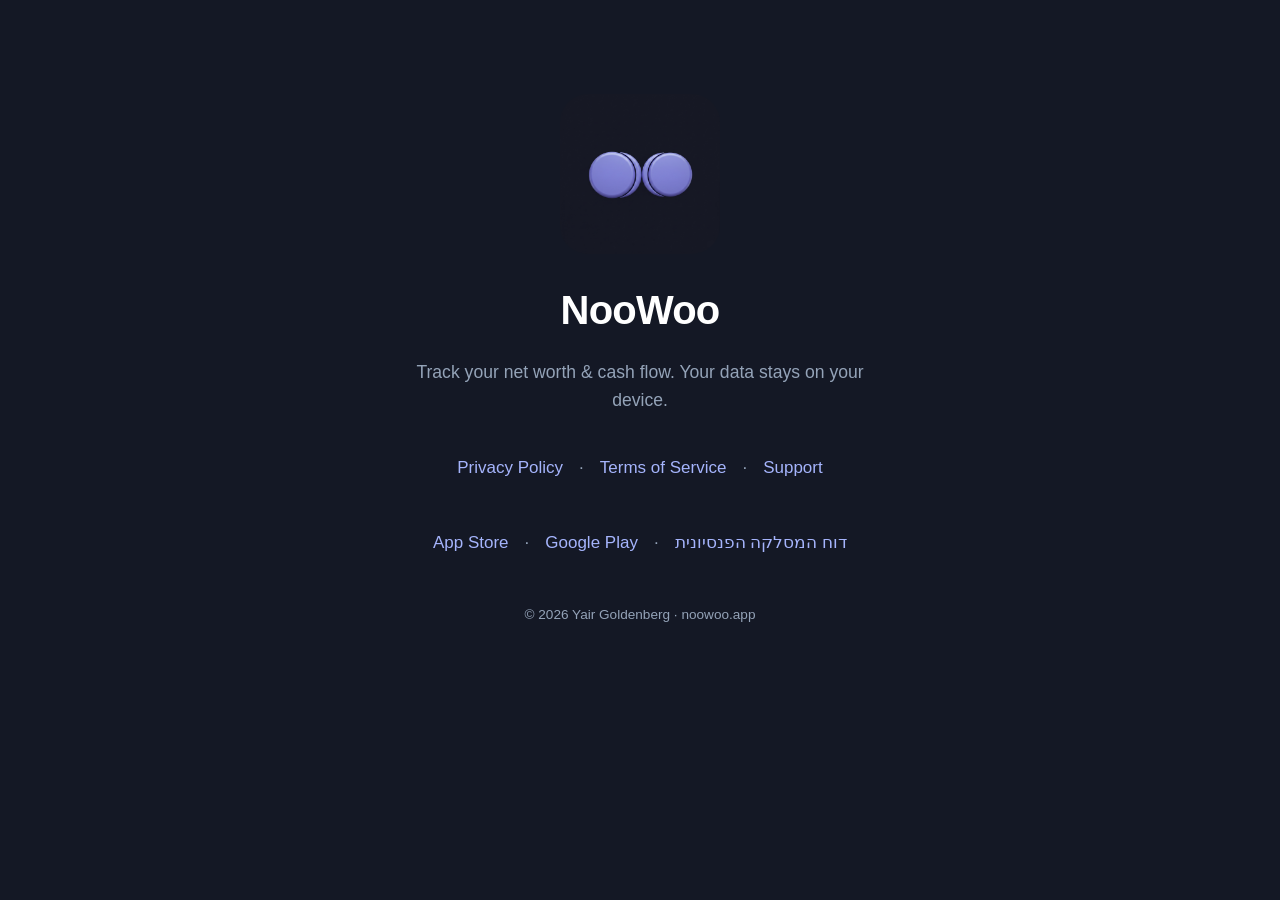
<file: index.html>
<!DOCTYPE html>
<html lang="en">
<head>
  <meta charset="UTF-8" />
  <meta name="viewport" content="width=device-width, initial-scale=1.0" />
  <title>NooWoo</title>
  <meta name="description" content="Track your net worth & cash flow. Your data stays on your device." />
  <link rel="icon" type="image/png" href="/assets/icon.png" />
  <link rel="canonical" href="https://noowoo.app/" />
  <link rel="stylesheet" href="/style.css" />
</head>
<body>
  <main class="landing">
    <img class="icon" src="/assets/icon.png" alt="NooWoo" />
    <h1>NooWoo</h1>
    <p class="tagline">Track your net worth &amp; cash flow. Your data stays on your device.</p>
    <nav class="links" aria-label="Site links">
      <a href="/privacy">Privacy Policy</a>
      <span class="sep">·</span>
      <a href="/terms">Terms of Service</a>
      <span class="sep">·</span>
      <a href="mailto:support@noowoo.app">Support</a>
    </nav>
    <nav class="links" aria-label="Get the app">
      <a href="https://apps.apple.com/app/id6766042463">App Store</a>
      <span class="sep">·</span>
      <a href="https://play.google.com/store/apps/details?id=com.noowoo.app">Google Play</a>
      <span class="sep">·</span>
      <a href="/mislaka" lang="he" dir="rtl">דוח המסלקה הפנסיונית</a>
    </nav>
    <footer>&copy; 2026 Yair Goldenberg · noowoo.app</footer>
  </main>
</body>
</html>
</file>
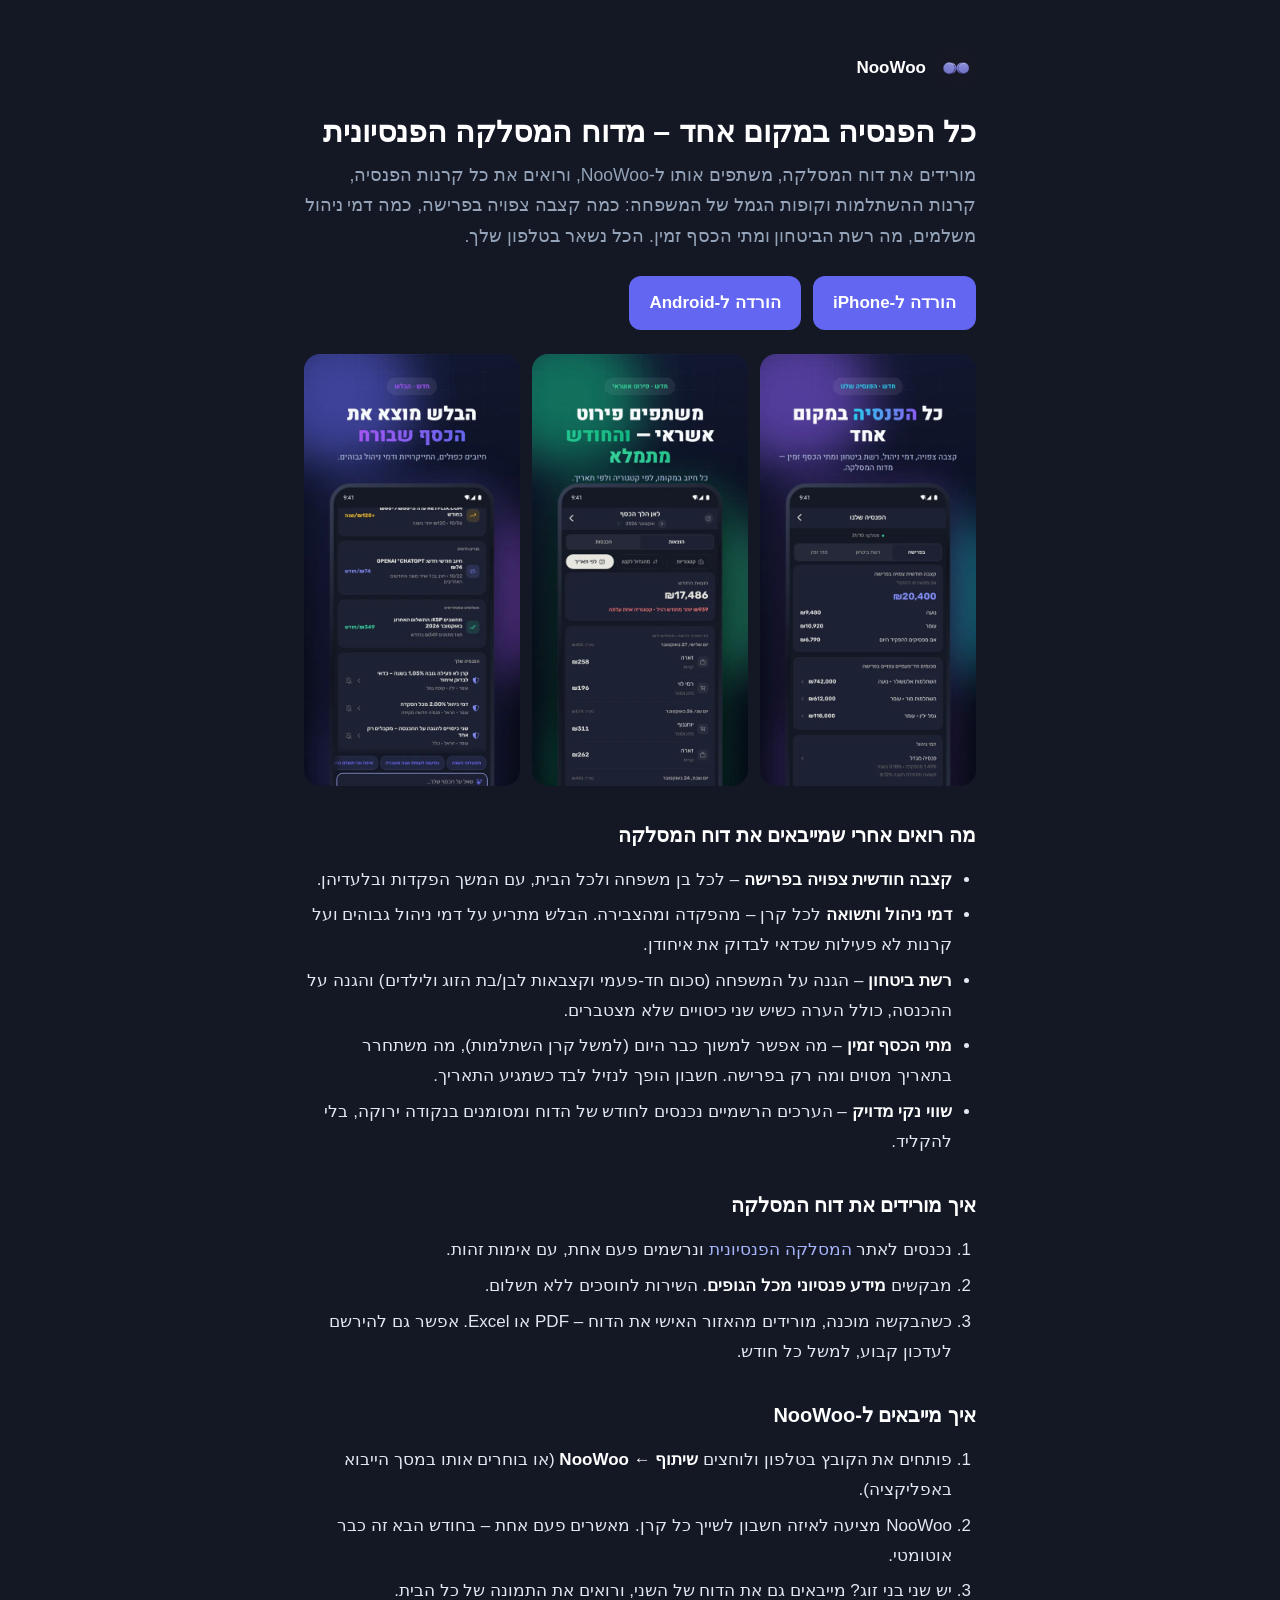
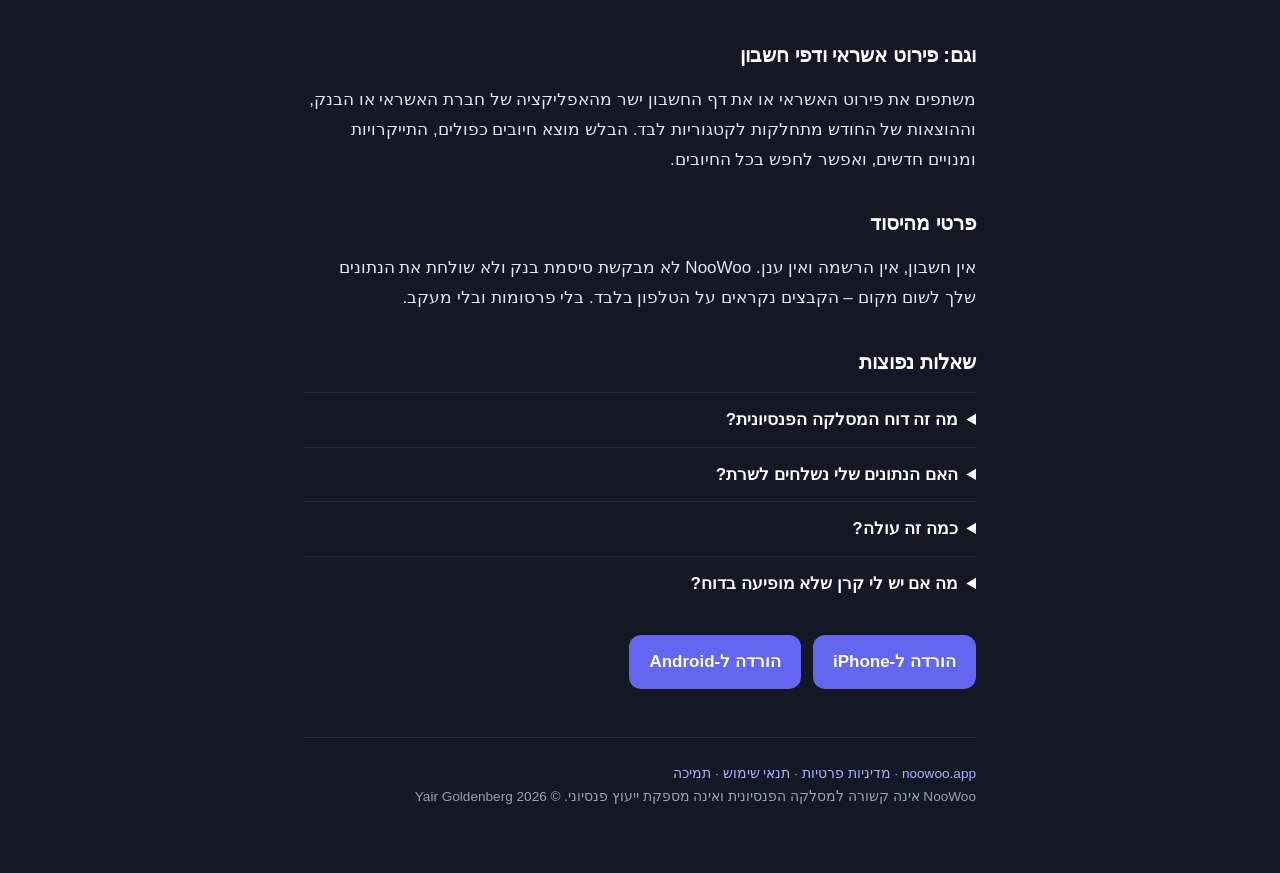
<file: mislaka.html>
<!DOCTYPE html>
<html lang="he" dir="rtl">
<head>
  <meta charset="UTF-8" />
  <meta name="viewport" content="width=device-width, initial-scale=1.0" />
  <title>דוח המסלקה הפנסיונית – כל הפנסיה במקום אחד | NooWoo</title>
  <meta name="description" content="מייבאים את דוח המסלקה הפנסיונית (PDF או Excel) לאפליקציית NooWoo ורואים את כל הפנסיה, קרנות ההשתלמות וקופות הגמל: קצבה צפויה, דמי ניהול, רשת ביטחון ומתי הכסף זמין. פרטי לגמרי – הכל נשאר בטלפון." />
  <link rel="canonical" href="https://noowoo.app/mislaka" />
  <link rel="icon" type="image/png" href="/assets/icon.png" />
  <meta property="og:type" content="article" />
  <meta property="og:locale" content="he_IL" />
  <meta property="og:title" content="דוח המסלקה הפנסיונית – כל הפנסיה במקום אחד" />
  <meta property="og:description" content="קצבה צפויה, דמי ניהול, רשת ביטחון ומתי הכסף זמין – מדוח המסלקה, בטלפון שלך." />
  <meta property="og:url" content="https://noowoo.app/mislaka" />
  <meta property="og:image" content="https://noowoo.app/assets/he/shot-01.webp" />
  <link rel="stylesheet" href="/style.css" />
  <script type="application/ld+json">
  {
    "@context": "https://schema.org",
    "@type": "MobileApplication",
    "name": "NooWoo",
    "operatingSystem": "iOS, Android",
    "applicationCategory": "FinanceApplication",
    "inLanguage": ["he", "en"],
    "offers": { "@type": "Offer", "price": "0", "priceCurrency": "ILS" },
    "url": "https://noowoo.app/mislaka",
    "description": "ייבוא דוח המסלקה הפנסיונית, פירוט אשראי ודפי חשבון. שווי נקי ותזרים – פרטי לגמרי, בלי סיסמת בנק."
  }
  </script>
  <script type="application/ld+json">
  {
    "@context": "https://schema.org",
    "@type": "FAQPage",
    "mainEntity": [
      {
        "@type": "Question",
        "name": "מה זה דוח המסלקה הפנסיונית?",
        "acceptedAnswer": { "@type": "Answer", "text": "המסלקה הפנסיונית היא גוף בפיקוח משרד האוצר שמרכז את המידע מכל קרנות הפנסיה, קרנות ההשתלמות, קופות הגמל וביטוחי המנהלים. הדוח מראה לכל חוסך את כל המוצרים שלו – פעילים ולא פעילים – עם יתרות, הפקדות, דמי ניהול וכיסויים ביטוחיים. השירות לחוסכים ניתן ללא תשלום." }
      },
      {
        "@type": "Question",
        "name": "איך מורידים את דוח המסלקה?",
        "acceptedAnswer": { "@type": "Answer", "text": "נרשמים פעם אחת באתר המסלקה הפנסיונית (swiftness.co.il) עם אימות זהות, מבקשים מידע פנסיוני מכל הגופים, ואחרי שהבקשה מוכנה מורידים את התוצאות מהאזור האישי. אפשר גם להירשם לעדכון קבוע, למשל כל חודש." }
      },
      {
        "@type": "Question",
        "name": "איך מייבאים את דוח המסלקה ל-NooWoo?",
        "acceptedAnswer": { "@type": "Answer", "text": "פותחים את קובץ ה-PDF או ה-Excel של הדוח בטלפון ולוחצים שיתוף ← NooWoo, או בוחרים אותו מתוך מסך הייבוא באפליקציה. NooWoo מציעה לאיזה חשבון לשייך כל קרן, זוכרת את הבחירה, ומעדכנת את החודש של הדוח." }
      },
      {
        "@type": "Question",
        "name": "האם הנתונים שלי נשלחים לשרת?",
        "acceptedAnswer": { "@type": "Answer", "text": "לא. NooWoo קוראת את הקובץ על הטלפון בלבד. אין חשבון, אין הרשמה ואין ענן – הנתונים לא יוצאים מהמכשיר אלא אם תייצא אותם בעצמך." }
      },
      {
        "@type": "Question",
        "name": "כמה זה עולה?",
        "acceptedAnswer": { "@type": "Answer", "text": "הייבוא, העדכון החודשי והממצאים של הבלש חינמיים. דף הפנסיה המלא – קצבה צפויה, רשת ביטחון ומתי הכסף זמין – כלול ב-NooWoo Premium." }
      }
    ]
  }
  </script>
</head>
<body>
  <main class="article">
    <a class="brand" href="/"><img src="/assets/icon.png" alt="" width="40" height="40" />NooWoo</a>

    <h1>כל הפנסיה במקום אחד – מדוח המסלקה הפנסיונית</h1>
    <p class="lead">
      מורידים את דוח המסלקה, משתפים אותו ל-NooWoo, ורואים את כל קרנות הפנסיה, קרנות ההשתלמות וקופות הגמל של המשפחה:
      כמה קצבה צפויה בפרישה, כמה דמי ניהול משלמים, מה רשת הביטחון ומתי הכסף זמין. הכל נשאר בטלפון שלך.
    </p>

    <div class="cta">
      <a class="store" href="https://apps.apple.com/il/app/id6766042463">הורדה ל-iPhone</a>
      <a class="store" href="https://play.google.com/store/apps/details?id=com.noowoo.app&amp;hl=iw">הורדה ל-Android</a>
    </div>

    <figure class="shots">
      <img src="/assets/he/shot-01.webp" width="540" height="1080" alt="דף הפנסיה שלנו: קצבה חודשית צפויה בפרישה, סכומים חד-פעמיים ודמי ניהול" loading="lazy" />
      <img src="/assets/he/shot-02.webp" width="540" height="1080" alt="פירוט אשראי שמילא את החודש: כל חיוב לפי תאריך וקטגוריה" loading="lazy" />
      <img src="/assets/he/shot-03.webp" width="540" height="1080" alt="הבלש: התייקרויות, מנויים חדשים ודמי ניהול גבוהים" loading="lazy" />
    </figure>

    <h2>מה רואים אחרי שמייבאים את דוח המסלקה</h2>
    <ul>
      <li><strong>קצבה חודשית צפויה בפרישה</strong> – לכל בן משפחה ולכל הבית, עם המשך הפקדות ובלעדיהן.</li>
      <li><strong>דמי ניהול ותשואה</strong> לכל קרן – מהפקדה ומהצבירה. הבלש מתריע על דמי ניהול גבוהים ועל קרנות לא פעילות שכדאי לבדוק את איחודן.</li>
      <li><strong>רשת ביטחון</strong> – הגנה על המשפחה (סכום חד-פעמי וקצבאות לבן/בת הזוג ולילדים) והגנה על ההכנסה, כולל הערה כשיש שני כיסויים שלא מצטברים.</li>
      <li><strong>מתי הכסף זמין</strong> – מה אפשר למשוך כבר היום (למשל קרן השתלמות), מה משתחרר בתאריך מסוים ומה רק בפרישה. חשבון הופך לנזיל לבד כשמגיע התאריך.</li>
      <li><strong>שווי נקי מדויק</strong> – הערכים הרשמיים נכנסים לחודש של הדוח ומסומנים בנקודה ירוקה, בלי להקליד.</li>
    </ul>

    <h2>איך מורידים את דוח המסלקה</h2>
    <ol>
      <li>נכנסים לאתר <a href="https://www.swiftness.co.il/">המסלקה הפנסיונית</a> ונרשמים פעם אחת, עם אימות זהות.</li>
      <li>מבקשים <strong>מידע פנסיוני מכל הגופים</strong>. השירות לחוסכים ללא תשלום.</li>
      <li>כשהבקשה מוכנה, מורידים מהאזור האישי את הדוח – PDF או Excel. אפשר גם להירשם לעדכון קבוע, למשל כל חודש.</li>
    </ol>

    <h2>איך מייבאים ל-NooWoo</h2>
    <ol>
      <li>פותחים את הקובץ בטלפון ולוחצים <strong>שיתוף ← NooWoo</strong> (או בוחרים אותו במסך הייבוא באפליקציה).</li>
      <li>NooWoo מציעה לאיזה חשבון לשייך כל קרן. מאשרים פעם אחת – בחודש הבא זה כבר אוטומטי.</li>
      <li>יש שני בני זוג? מייבאים גם את הדוח של השני, ורואים את התמונה של כל הבית.</li>
    </ol>

    <h2>וגם: פירוט אשראי ודפי חשבון</h2>
    <p>
      משתפים את פירוט האשראי או את דף החשבון ישר מהאפליקציה של חברת האשראי או הבנק, וההוצאות של החודש מתחלקות לקטגוריות לבד.
      הבלש מוצא חיובים כפולים, התייקרויות ומנויים חדשים, ואפשר לחפש בכל החיובים.
    </p>

    <h2>פרטי מהיסוד</h2>
    <p>
      אין חשבון, אין הרשמה ואין ענן. NooWoo לא מבקשת סיסמת בנק ולא שולחת את הנתונים שלך לשום מקום – הקבצים נקראים על הטלפון בלבד.
      בלי פרסומות ובלי מעקב.
    </p>

    <h2>שאלות נפוצות</h2>
    <details>
      <summary>מה זה דוח המסלקה הפנסיונית?</summary>
      <p>המסלקה הפנסיונית היא גוף בפיקוח משרד האוצר שמרכז את המידע מכל קרנות הפנסיה, קרנות ההשתלמות, קופות הגמל וביטוחי המנהלים. הדוח מראה לכל חוסך את כל המוצרים שלו – פעילים ולא פעילים – עם יתרות, הפקדות, דמי ניהול וכיסויים ביטוחיים.</p>
    </details>
    <details>
      <summary>האם הנתונים שלי נשלחים לשרת?</summary>
      <p>לא. NooWoo קוראת את הקובץ על הטלפון בלבד. הנתונים לא יוצאים מהמכשיר אלא אם תייצא אותם בעצמך.</p>
    </details>
    <details>
      <summary>כמה זה עולה?</summary>
      <p>הייבוא, העדכון החודשי והממצאים של הבלש חינמיים. דף הפנסיה המלא – קצבה צפויה, רשת ביטחון ומתי הכסף זמין – כלול ב-NooWoo Premium.</p>
    </details>
    <details>
      <summary>מה אם יש לי קרן שלא מופיעה בדוח?</summary>
      <p>חשבונות שלא בדוח נשארים כמו שהם. אפשר לעדכן אותם ידנית בכל חודש, או לסמן קרן מהדוח כ"לא לעקוב".</p>
    </details>

    <div class="cta">
      <a class="store" href="https://apps.apple.com/il/app/id6766042463">הורדה ל-iPhone</a>
      <a class="store" href="https://play.google.com/store/apps/details?id=com.noowoo.app&amp;hl=iw">הורדה ל-Android</a>
    </div>

    <footer>
      <a href="/">noowoo.app</a> · <a href="/privacy">מדיניות פרטיות</a> · <a href="/terms">תנאי שימוש</a> · <a href="mailto:support@noowoo.app">תמיכה</a>
      <br />NooWoo אינה קשורה למסלקה הפנסיונית ואינה מספקת ייעוץ פנסיוני. &copy; 2026 Yair Goldenberg
    </footer>
  </main>
</body>
</html>
</file>
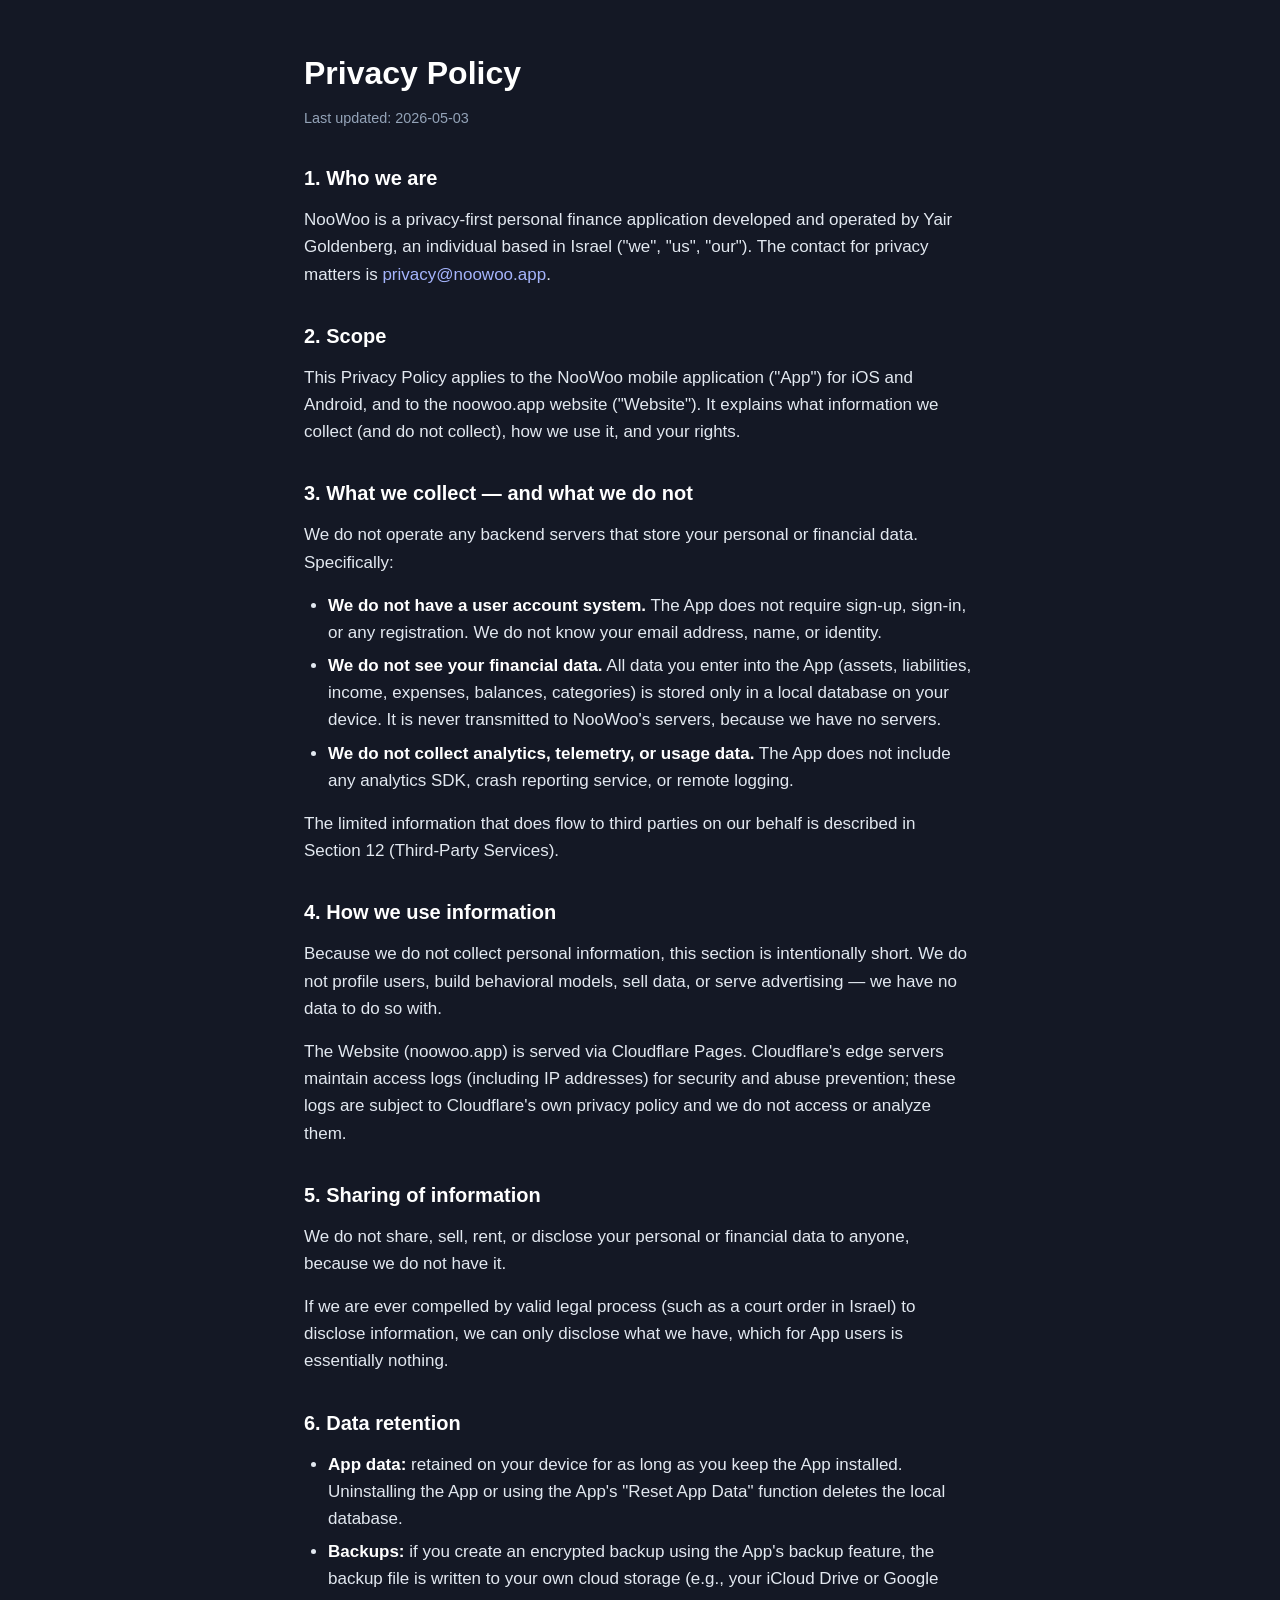
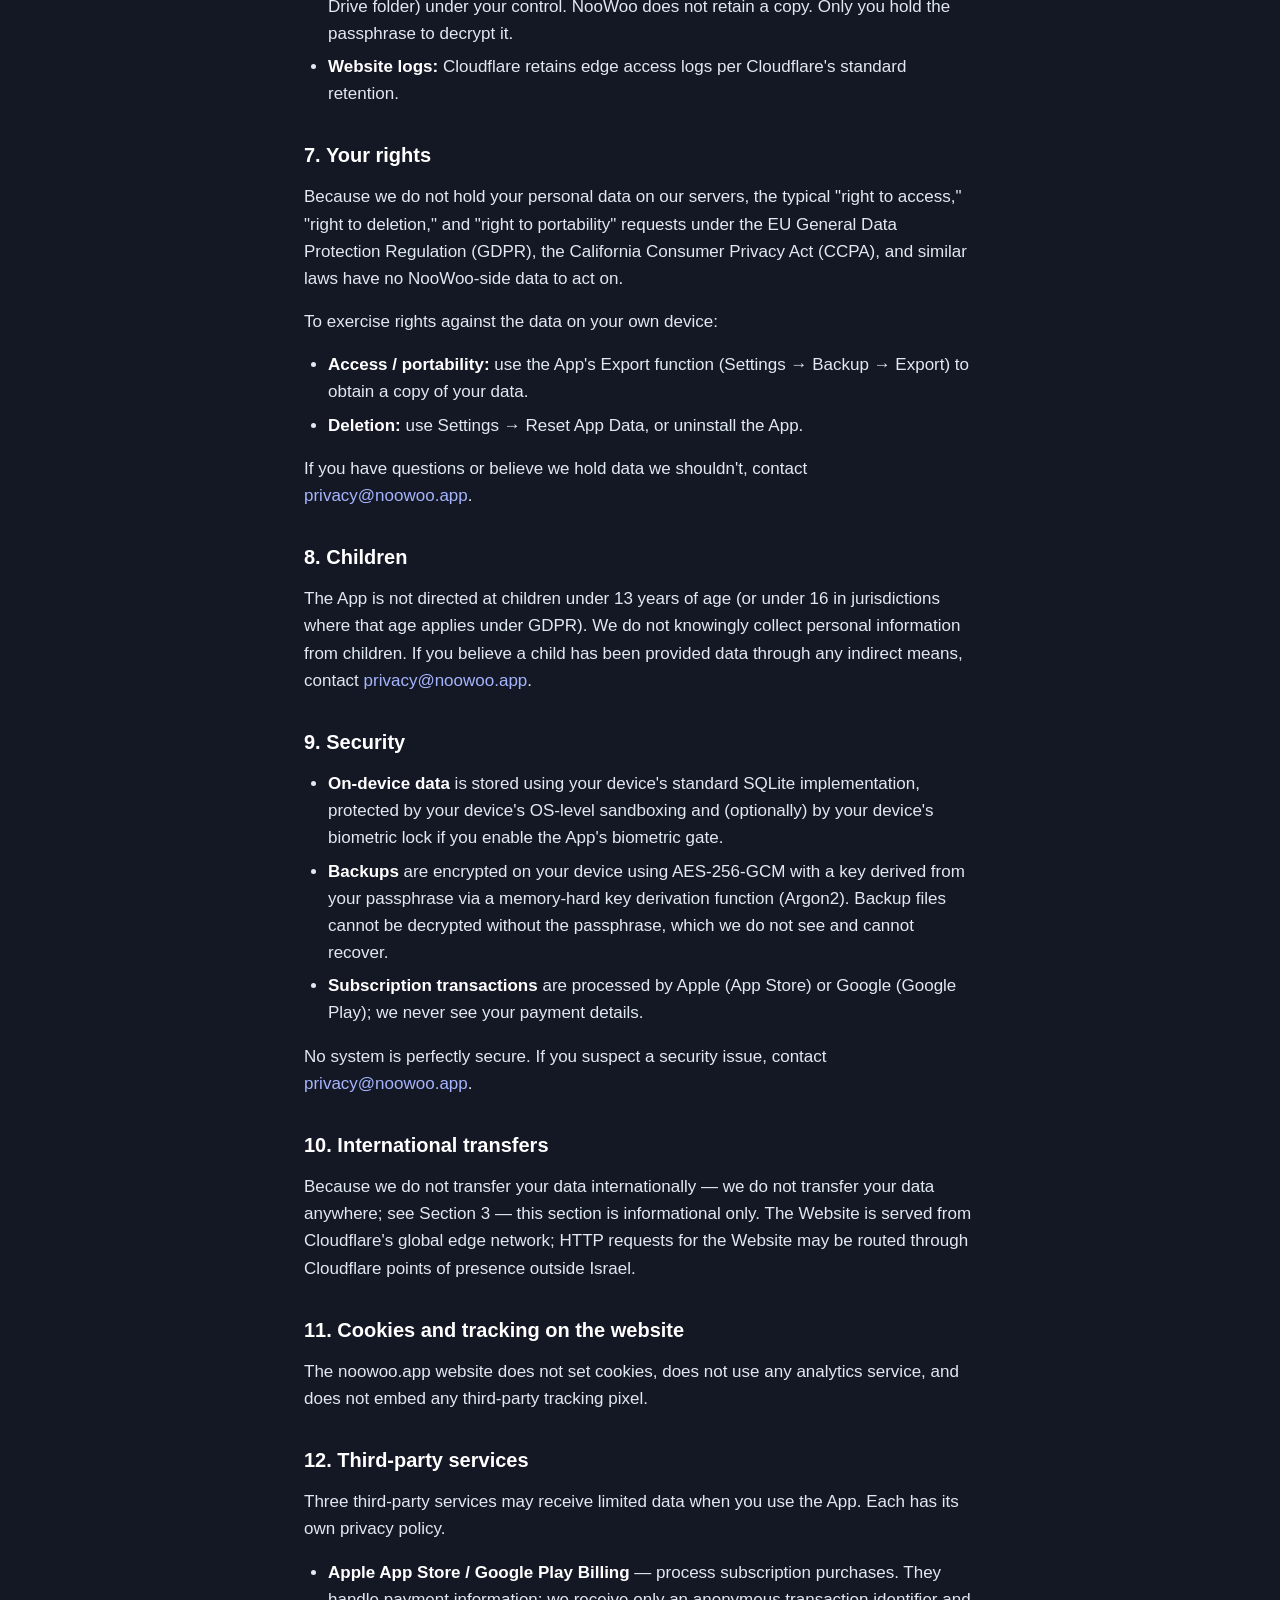
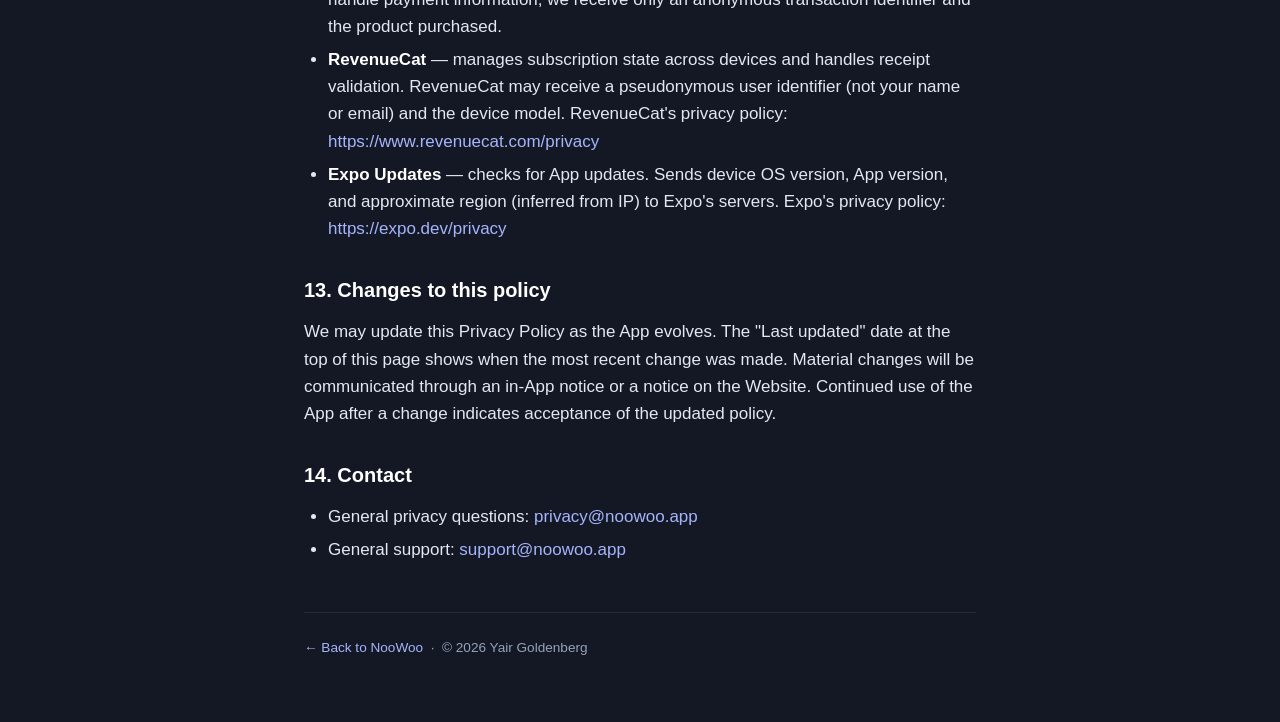
<file: privacy.html>
<!DOCTYPE html>
<html lang="en">
<head>
  <meta charset="UTF-8" />
  <meta name="viewport" content="width=device-width, initial-scale=1.0" />
  <title>Privacy Policy — NooWoo</title>
  <meta name="description" content="NooWoo's privacy policy. We don't have a backend. Your data stays on your device." />
  <link rel="icon" type="image/png" href="/assets/icon.png" />
  <link rel="canonical" href="https://noowoo.app/privacy" />
  <link rel="stylesheet" href="/style.css" />
</head>
<body>
  <main>
    <h1>Privacy Policy</h1>
    <p class="updated">Last updated: 2026-05-03</p>

    <h2>1. Who we are</h2>
    <p>NooWoo is a privacy-first personal finance application developed and operated by Yair Goldenberg, an individual based in Israel ("we", "us", "our"). The contact for privacy matters is <a href="mailto:privacy@noowoo.app">privacy@noowoo.app</a>.</p>

    <h2>2. Scope</h2>
    <p>This Privacy Policy applies to the NooWoo mobile application ("App") for iOS and Android, and to the noowoo.app website ("Website"). It explains what information we collect (and do not collect), how we use it, and your rights.</p>

    <h2>3. What we collect — and what we do not</h2>
    <p>We do not operate any backend servers that store your personal or financial data. Specifically:</p>
    <ul>
      <li><strong>We do not have a user account system.</strong> The App does not require sign-up, sign-in, or any registration. We do not know your email address, name, or identity.</li>
      <li><strong>We do not see your financial data.</strong> All data you enter into the App (assets, liabilities, income, expenses, balances, categories) is stored only in a local database on your device. It is never transmitted to NooWoo's servers, because we have no servers.</li>
      <li><strong>We do not collect analytics, telemetry, or usage data.</strong> The App does not include any analytics SDK, crash reporting service, or remote logging.</li>
    </ul>
    <p>The limited information that does flow to third parties on our behalf is described in Section 12 (Third-Party Services).</p>

    <h2>4. How we use information</h2>
    <p>Because we do not collect personal information, this section is intentionally short. We do not profile users, build behavioral models, sell data, or serve advertising — we have no data to do so with.</p>
    <p>The Website (noowoo.app) is served via Cloudflare Pages. Cloudflare's edge servers maintain access logs (including IP addresses) for security and abuse prevention; these logs are subject to Cloudflare's own privacy policy and we do not access or analyze them.</p>

    <h2>5. Sharing of information</h2>
    <p>We do not share, sell, rent, or disclose your personal or financial data to anyone, because we do not have it.</p>
    <p>If we are ever compelled by valid legal process (such as a court order in Israel) to disclose information, we can only disclose what we have, which for App users is essentially nothing.</p>

    <h2>6. Data retention</h2>
    <ul>
      <li><strong>App data:</strong> retained on your device for as long as you keep the App installed. Uninstalling the App or using the App's "Reset App Data" function deletes the local database.</li>
      <li><strong>Backups:</strong> if you create an encrypted backup using the App's backup feature, the backup file is written to your own cloud storage (e.g., your iCloud Drive or Google Drive folder) under your control. NooWoo does not retain a copy. Only you hold the passphrase to decrypt it.</li>
      <li><strong>Website logs:</strong> Cloudflare retains edge access logs per Cloudflare's standard retention.</li>
    </ul>

    <h2>7. Your rights</h2>
    <p>Because we do not hold your personal data on our servers, the typical "right to access," "right to deletion," and "right to portability" requests under the EU General Data Protection Regulation (GDPR), the California Consumer Privacy Act (CCPA), and similar laws have no NooWoo-side data to act on.</p>
    <p>To exercise rights against the data on your own device:</p>
    <ul>
      <li><strong>Access / portability:</strong> use the App's Export function (Settings → Backup → Export) to obtain a copy of your data.</li>
      <li><strong>Deletion:</strong> use Settings → Reset App Data, or uninstall the App.</li>
    </ul>
    <p>If you have questions or believe we hold data we shouldn't, contact <a href="mailto:privacy@noowoo.app">privacy@noowoo.app</a>.</p>

    <h2>8. Children</h2>
    <p>The App is not directed at children under 13 years of age (or under 16 in jurisdictions where that age applies under GDPR). We do not knowingly collect personal information from children. If you believe a child has been provided data through any indirect means, contact <a href="mailto:privacy@noowoo.app">privacy@noowoo.app</a>.</p>

    <h2>9. Security</h2>
    <ul>
      <li><strong>On-device data</strong> is stored using your device's standard SQLite implementation, protected by your device's OS-level sandboxing and (optionally) by your device's biometric lock if you enable the App's biometric gate.</li>
      <li><strong>Backups</strong> are encrypted on your device using AES-256-GCM with a key derived from your passphrase via a memory-hard key derivation function (Argon2). Backup files cannot be decrypted without the passphrase, which we do not see and cannot recover.</li>
      <li><strong>Subscription transactions</strong> are processed by Apple (App Store) or Google (Google Play); we never see your payment details.</li>
    </ul>
    <p>No system is perfectly secure. If you suspect a security issue, contact <a href="mailto:privacy@noowoo.app">privacy@noowoo.app</a>.</p>

    <h2>10. International transfers</h2>
    <p>Because we do not transfer your data internationally — we do not transfer your data anywhere; see Section 3 — this section is informational only. The Website is served from Cloudflare's global edge network; HTTP requests for the Website may be routed through Cloudflare points of presence outside Israel.</p>

    <h2>11. Cookies and tracking on the website</h2>
    <p>The noowoo.app website does not set cookies, does not use any analytics service, and does not embed any third-party tracking pixel.</p>

    <h2>12. Third-party services</h2>
    <p>Three third-party services may receive limited data when you use the App. Each has its own privacy policy.</p>
    <ul>
      <li><strong>Apple App Store / Google Play Billing</strong> — process subscription purchases. They handle payment information; we receive only an anonymous transaction identifier and the product purchased.</li>
      <li><strong>RevenueCat</strong> — manages subscription state across devices and handles receipt validation. RevenueCat may receive a pseudonymous user identifier (not your name or email) and the device model. RevenueCat's privacy policy: <a href="https://www.revenuecat.com/privacy" rel="noopener">https://www.revenuecat.com/privacy</a></li>
      <li><strong>Expo Updates</strong> — checks for App updates. Sends device OS version, App version, and approximate region (inferred from IP) to Expo's servers. Expo's privacy policy: <a href="https://expo.dev/privacy" rel="noopener">https://expo.dev/privacy</a></li>
    </ul>

    <h2>13. Changes to this policy</h2>
    <p>We may update this Privacy Policy as the App evolves. The "Last updated" date at the top of this page shows when the most recent change was made. Material changes will be communicated through an in-App notice or a notice on the Website. Continued use of the App after a change indicates acceptance of the updated policy.</p>

    <h2>14. Contact</h2>
    <ul>
      <li>General privacy questions: <a href="mailto:privacy@noowoo.app">privacy@noowoo.app</a></li>
      <li>General support: <a href="mailto:support@noowoo.app">support@noowoo.app</a></li>
    </ul>

    <footer>
      <a href="/">&larr; Back to NooWoo</a> &nbsp;·&nbsp; &copy; 2026 Yair Goldenberg
    </footer>
  </main>
</body>
</html>
</file>
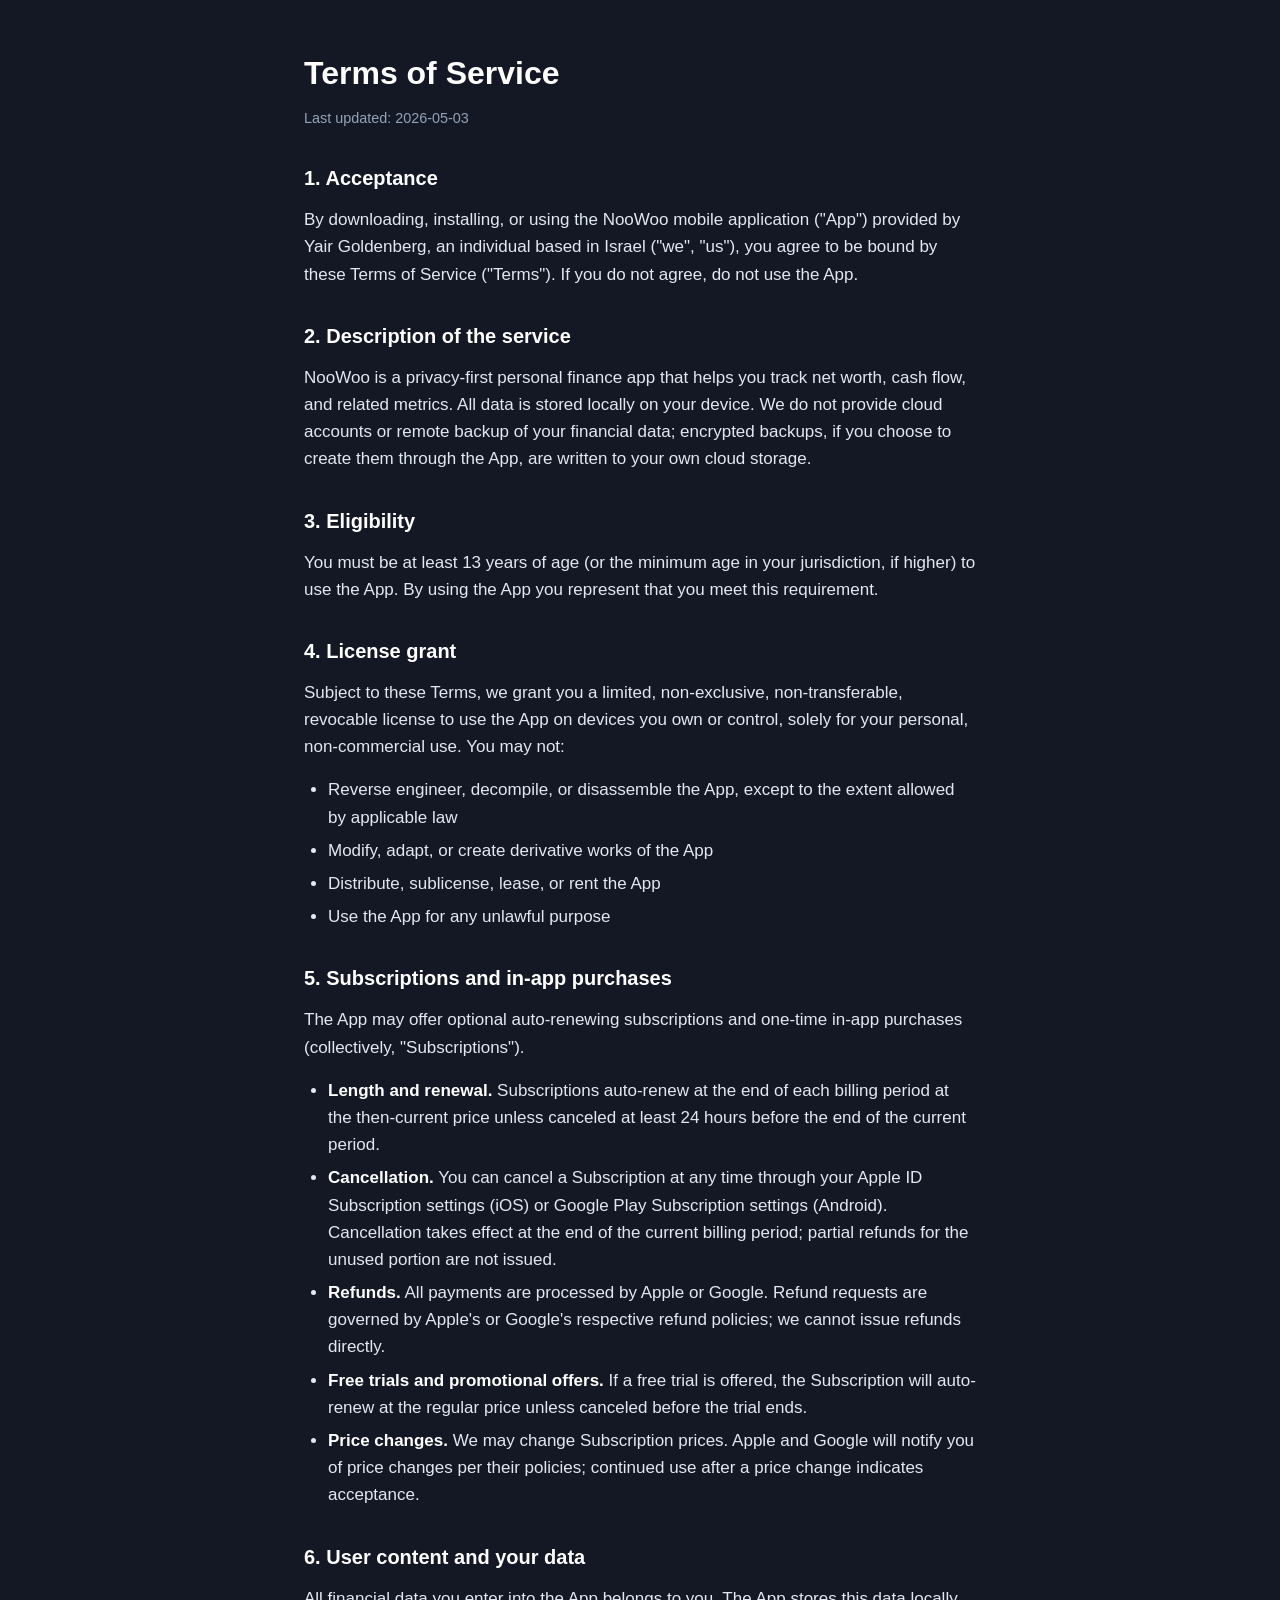
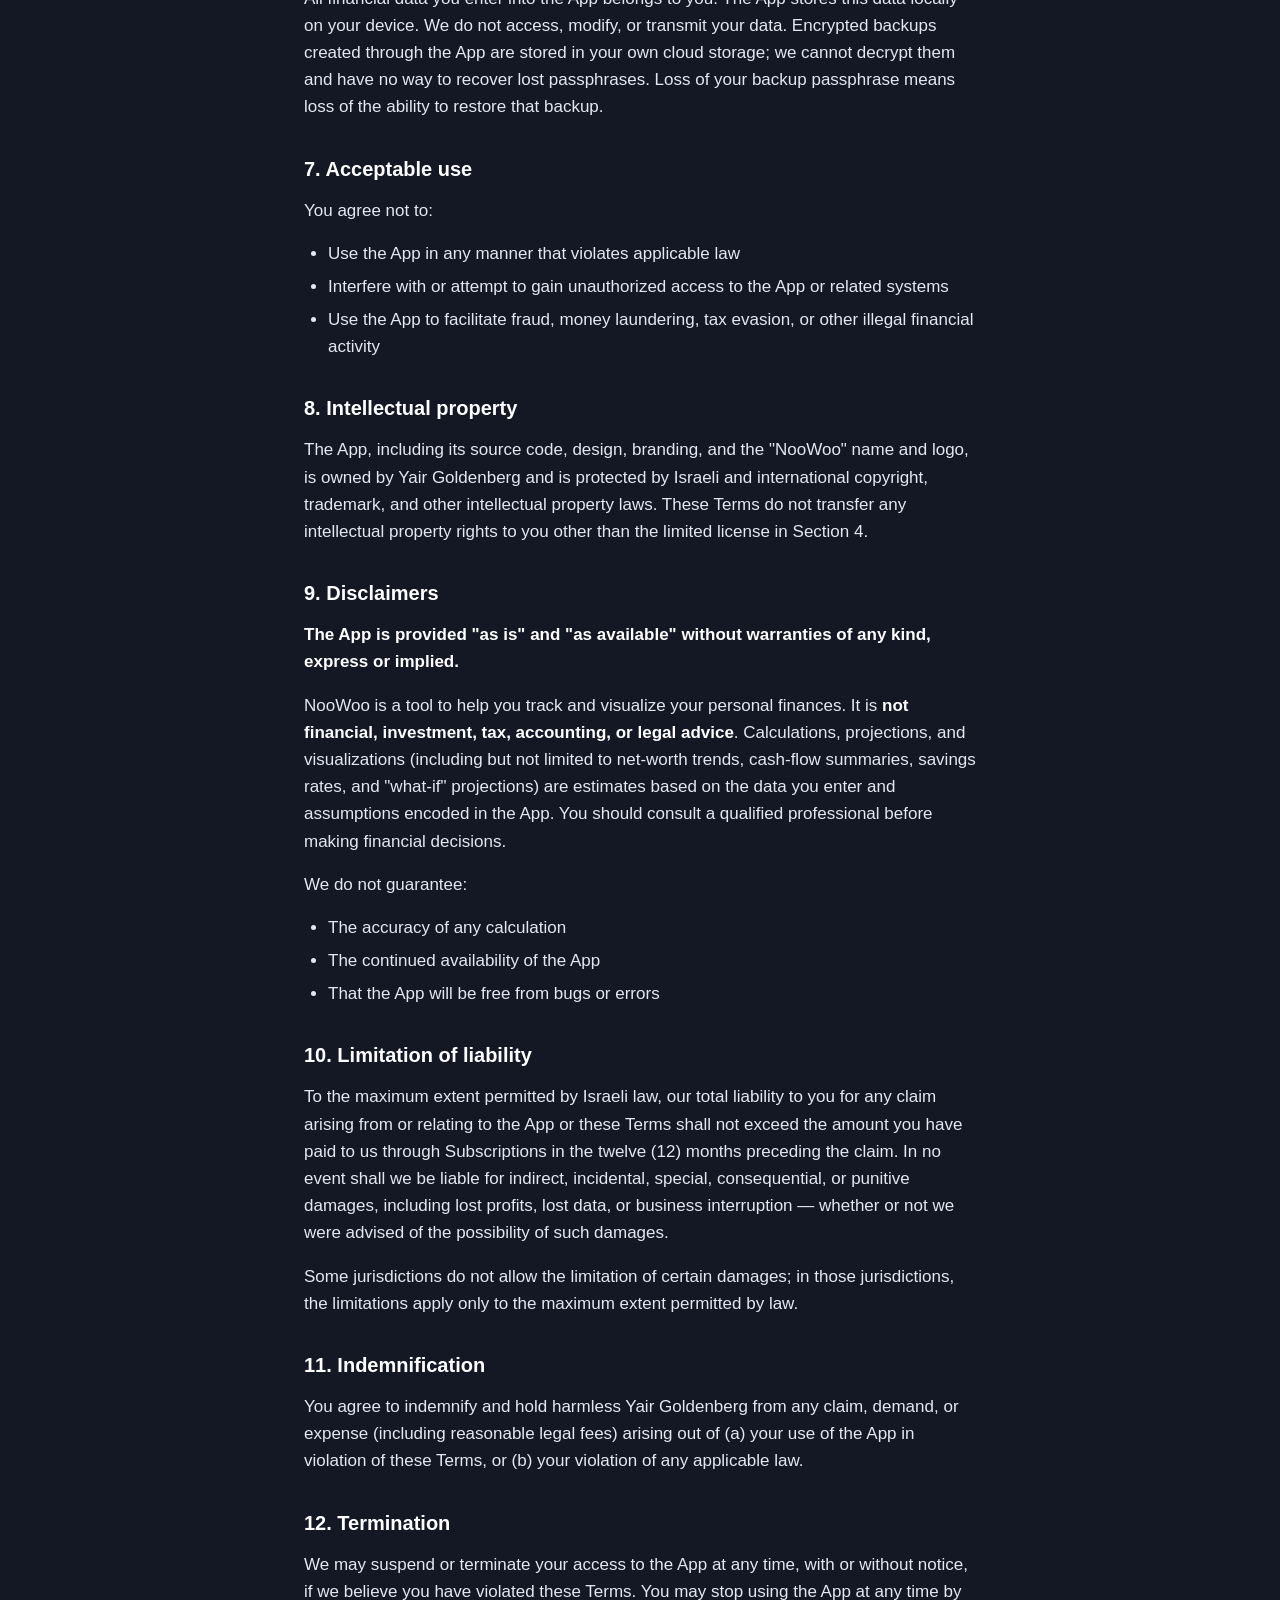
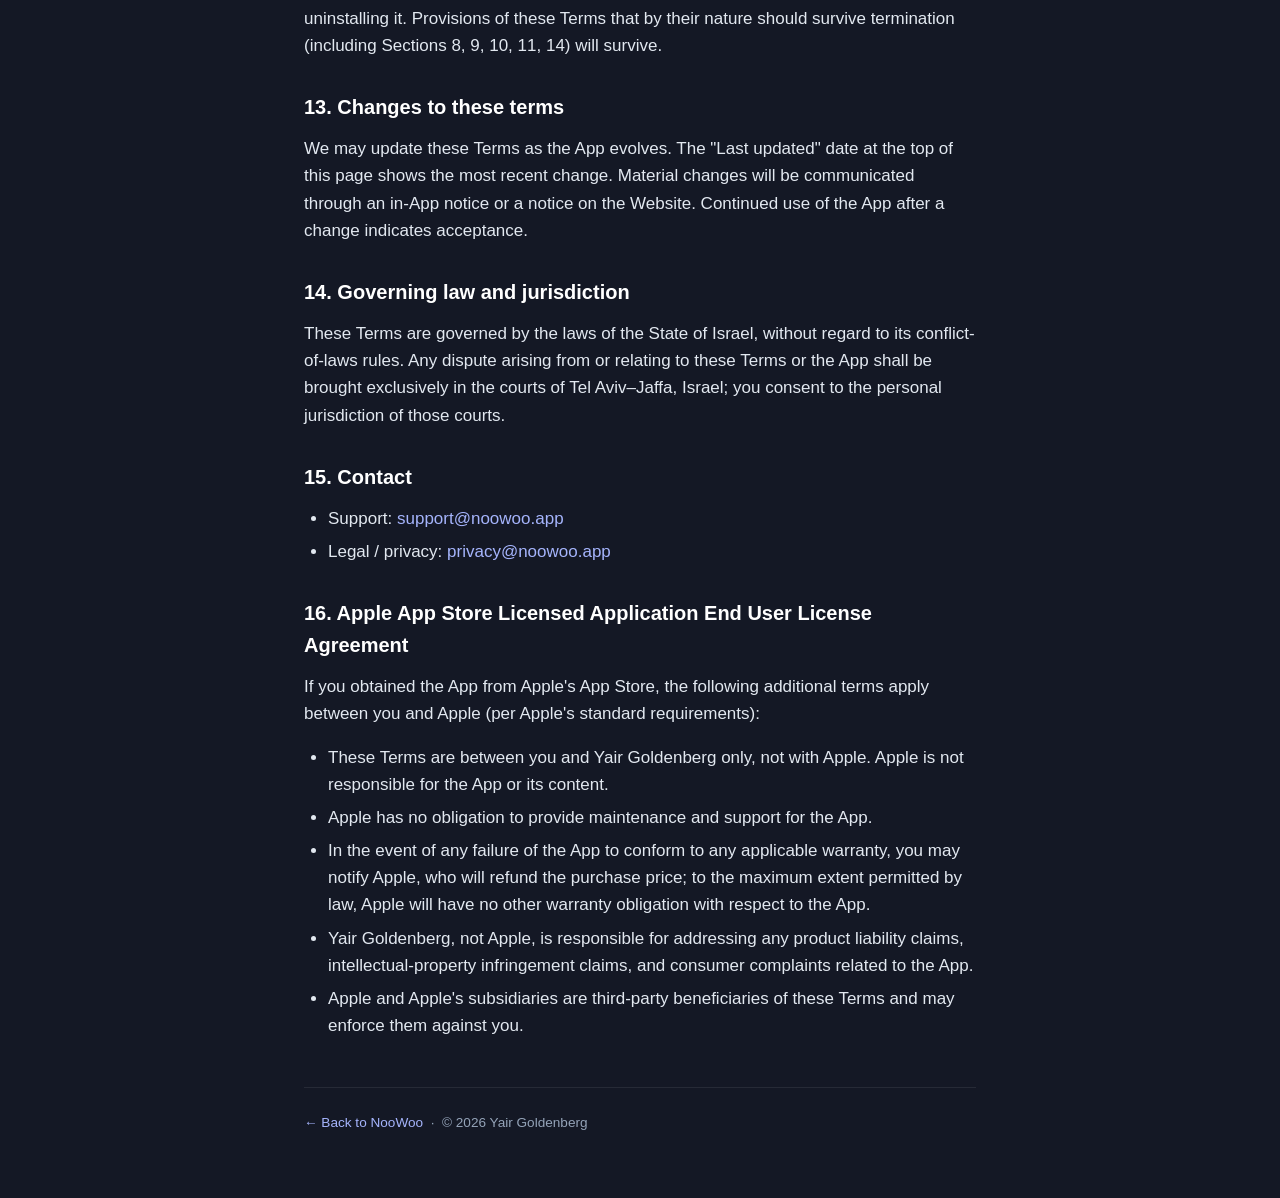
<file: terms.html>
<!DOCTYPE html>
<html lang="en">
<head>
  <meta charset="UTF-8" />
  <meta name="viewport" content="width=device-width, initial-scale=1.0" />
  <title>Terms of Service — NooWoo</title>
  <meta name="description" content="NooWoo's Terms of Service." />
  <link rel="icon" type="image/png" href="/assets/icon.png" />
  <link rel="canonical" href="https://noowoo.app/terms" />
  <link rel="stylesheet" href="/style.css" />
</head>
<body>
  <main>
    <h1>Terms of Service</h1>
    <p class="updated">Last updated: 2026-05-03</p>

    <h2>1. Acceptance</h2>
    <p>By downloading, installing, or using the NooWoo mobile application ("App") provided by Yair Goldenberg, an individual based in Israel ("we", "us"), you agree to be bound by these Terms of Service ("Terms"). If you do not agree, do not use the App.</p>

    <h2>2. Description of the service</h2>
    <p>NooWoo is a privacy-first personal finance app that helps you track net worth, cash flow, and related metrics. All data is stored locally on your device. We do not provide cloud accounts or remote backup of your financial data; encrypted backups, if you choose to create them through the App, are written to your own cloud storage.</p>

    <h2>3. Eligibility</h2>
    <p>You must be at least 13 years of age (or the minimum age in your jurisdiction, if higher) to use the App. By using the App you represent that you meet this requirement.</p>

    <h2>4. License grant</h2>
    <p>Subject to these Terms, we grant you a limited, non-exclusive, non-transferable, revocable license to use the App on devices you own or control, solely for your personal, non-commercial use. You may not:</p>
    <ul>
      <li>Reverse engineer, decompile, or disassemble the App, except to the extent allowed by applicable law</li>
      <li>Modify, adapt, or create derivative works of the App</li>
      <li>Distribute, sublicense, lease, or rent the App</li>
      <li>Use the App for any unlawful purpose</li>
    </ul>

    <h2>5. Subscriptions and in-app purchases</h2>
    <p>The App may offer optional auto-renewing subscriptions and one-time in-app purchases (collectively, "Subscriptions").</p>
    <ul>
      <li><strong>Length and renewal.</strong> Subscriptions auto-renew at the end of each billing period at the then-current price unless canceled at least 24 hours before the end of the current period.</li>
      <li><strong>Cancellation.</strong> You can cancel a Subscription at any time through your Apple ID Subscription settings (iOS) or Google Play Subscription settings (Android). Cancellation takes effect at the end of the current billing period; partial refunds for the unused portion are not issued.</li>
      <li><strong>Refunds.</strong> All payments are processed by Apple or Google. Refund requests are governed by Apple's or Google's respective refund policies; we cannot issue refunds directly.</li>
      <li><strong>Free trials and promotional offers.</strong> If a free trial is offered, the Subscription will auto-renew at the regular price unless canceled before the trial ends.</li>
      <li><strong>Price changes.</strong> We may change Subscription prices. Apple and Google will notify you of price changes per their policies; continued use after a price change indicates acceptance.</li>
    </ul>

    <h2>6. User content and your data</h2>
    <p>All financial data you enter into the App belongs to you. The App stores this data locally on your device. We do not access, modify, or transmit your data. Encrypted backups created through the App are stored in your own cloud storage; we cannot decrypt them and have no way to recover lost passphrases. Loss of your backup passphrase means loss of the ability to restore that backup.</p>

    <h2>7. Acceptable use</h2>
    <p>You agree not to:</p>
    <ul>
      <li>Use the App in any manner that violates applicable law</li>
      <li>Interfere with or attempt to gain unauthorized access to the App or related systems</li>
      <li>Use the App to facilitate fraud, money laundering, tax evasion, or other illegal financial activity</li>
    </ul>

    <h2>8. Intellectual property</h2>
    <p>The App, including its source code, design, branding, and the "NooWoo" name and logo, is owned by Yair Goldenberg and is protected by Israeli and international copyright, trademark, and other intellectual property laws. These Terms do not transfer any intellectual property rights to you other than the limited license in Section 4.</p>

    <h2>9. Disclaimers</h2>
    <p><strong>The App is provided "as is" and "as available" without warranties of any kind, express or implied.</strong></p>
    <p>NooWoo is a tool to help you track and visualize your personal finances. It is <strong>not financial, investment, tax, accounting, or legal advice</strong>. Calculations, projections, and visualizations (including but not limited to net-worth trends, cash-flow summaries, savings rates, and "what-if" projections) are estimates based on the data you enter and assumptions encoded in the App. You should consult a qualified professional before making financial decisions.</p>
    <p>We do not guarantee:</p>
    <ul>
      <li>The accuracy of any calculation</li>
      <li>The continued availability of the App</li>
      <li>That the App will be free from bugs or errors</li>
    </ul>

    <h2>10. Limitation of liability</h2>
    <p>To the maximum extent permitted by Israeli law, our total liability to you for any claim arising from or relating to the App or these Terms shall not exceed the amount you have paid to us through Subscriptions in the twelve (12) months preceding the claim. In no event shall we be liable for indirect, incidental, special, consequential, or punitive damages, including lost profits, lost data, or business interruption — whether or not we were advised of the possibility of such damages.</p>
    <p>Some jurisdictions do not allow the limitation of certain damages; in those jurisdictions, the limitations apply only to the maximum extent permitted by law.</p>

    <h2>11. Indemnification</h2>
    <p>You agree to indemnify and hold harmless Yair Goldenberg from any claim, demand, or expense (including reasonable legal fees) arising out of (a) your use of the App in violation of these Terms, or (b) your violation of any applicable law.</p>

    <h2>12. Termination</h2>
    <p>We may suspend or terminate your access to the App at any time, with or without notice, if we believe you have violated these Terms. You may stop using the App at any time by uninstalling it. Provisions of these Terms that by their nature should survive termination (including Sections 8, 9, 10, 11, 14) will survive.</p>

    <h2>13. Changes to these terms</h2>
    <p>We may update these Terms as the App evolves. The "Last updated" date at the top of this page shows the most recent change. Material changes will be communicated through an in-App notice or a notice on the Website. Continued use of the App after a change indicates acceptance.</p>

    <h2>14. Governing law and jurisdiction</h2>
    <p>These Terms are governed by the laws of the State of Israel, without regard to its conflict-of-laws rules. Any dispute arising from or relating to these Terms or the App shall be brought exclusively in the courts of Tel Aviv–Jaffa, Israel; you consent to the personal jurisdiction of those courts.</p>

    <h2>15. Contact</h2>
    <ul>
      <li>Support: <a href="mailto:support@noowoo.app">support@noowoo.app</a></li>
      <li>Legal / privacy: <a href="mailto:privacy@noowoo.app">privacy@noowoo.app</a></li>
    </ul>

    <h2>16. Apple App Store Licensed Application End User License Agreement</h2>
    <p>If you obtained the App from Apple's App Store, the following additional terms apply between you and Apple (per Apple's standard requirements):</p>
    <ul>
      <li>These Terms are between you and Yair Goldenberg only, not with Apple. Apple is not responsible for the App or its content.</li>
      <li>Apple has no obligation to provide maintenance and support for the App.</li>
      <li>In the event of any failure of the App to conform to any applicable warranty, you may notify Apple, who will refund the purchase price; to the maximum extent permitted by law, Apple will have no other warranty obligation with respect to the App.</li>
      <li>Yair Goldenberg, not Apple, is responsible for addressing any product liability claims, intellectual-property infringement claims, and consumer complaints related to the App.</li>
      <li>Apple and Apple's subsidiaries are third-party beneficiaries of these Terms and may enforce them against you.</li>
    </ul>

    <footer>
      <a href="/">&larr; Back to NooWoo</a> &nbsp;·&nbsp; &copy; 2026 Yair Goldenberg
    </footer>
  </main>
</body>
</html>
</file>
<file: style.css>
:root {
  --bg: #141825;
  --text: #e2e8f0;
  --text-muted: #94a3b8;
  --accent: #a5b4fc;
  --accent-hover: #c7d2fe;
  --max-width: 720px;
}

* { box-sizing: border-box; }

html {
  -webkit-text-size-adjust: 100%;
  scroll-behavior: smooth;
}

body {
  margin: 0;
  background: var(--bg);
  color: var(--text);
  font-family: 'Inter', -apple-system, BlinkMacSystemFont, 'Segoe UI', Roboto, 'Helvetica Neue', Arial, sans-serif;
  font-size: 17px;
  line-height: 1.6;
  -webkit-font-smoothing: antialiased;
}

main {
  max-width: var(--max-width);
  margin: 0 auto;
  padding: 48px 24px 64px;
}

a {
  color: var(--accent);
  text-decoration: none;
}

a:hover, a:focus {
  color: var(--accent-hover);
  text-decoration: underline;
}

h1 {
  font-size: 2rem;
  font-weight: 700;
  margin: 0 0 8px;
  color: #fff;
}

h2 {
  font-size: 1.25rem;
  font-weight: 600;
  margin: 32px 0 12px;
  color: #fff;
}

p, ul, ol {
  margin: 0 0 16px;
}

ul, ol {
  padding-left: 24px;
}

li {
  margin-bottom: 6px;
}

strong { color: #fff; font-weight: 600; }

.updated {
  color: var(--text-muted);
  font-size: 0.9rem;
  margin-bottom: 32px;
}

footer {
  margin-top: 48px;
  padding-top: 24px;
  border-top: 1px solid rgba(255, 255, 255, 0.08);
  color: var(--text-muted);
  font-size: 0.85rem;
}

/* Index page specific */
.landing {
  min-height: 80vh;
  display: flex;
  flex-direction: column;
  align-items: center;
  justify-content: center;
  text-align: center;
  padding: 24px;
}

.landing img.icon {
  width: 160px;
  height: 160px;
  border-radius: 28px;
  margin-bottom: 24px;
}

.landing h1 {
  font-size: 2.5rem;
  letter-spacing: -0.02em;
  margin-bottom: 16px;
}

.landing .tagline {
  color: var(--text-muted);
  font-size: 1.1rem;
  max-width: 480px;
  margin-bottom: 40px;
}

.landing .links {
  display: flex;
  flex-wrap: wrap;
  gap: 8px 16px;
  justify-content: center;
  margin-bottom: 48px;
}

.landing .links .sep {
  color: var(--text-muted);
}

.landing footer {
  border: none;
  margin: 0;
  padding: 0;
}

@media (max-width: 480px) {
  body { font-size: 16px; }
  main { padding: 32px 20px 48px; }
  .landing h1 { font-size: 2rem; }
  .landing img.icon { width: 128px; height: 128px; }
}

/* Article pages (Hebrew guides, RTL) */
.article { line-height: 1.75; }
.article .brand { display: inline-flex; align-items: center; gap: 10px; color: #fff; font-weight: 700; margin-bottom: 24px; }
.article .brand img { border-radius: 10px; }
.article h1 { font-size: 1.9rem; line-height: 1.3; }
.article .lead { color: var(--text-muted); font-size: 1.1rem; }
.article[dir="rtl"] ul, .article[dir="rtl"] ol, [dir="rtl"] .article ul, [dir="rtl"] .article ol { padding-left: 0; padding-right: 24px; }
.cta { display: flex; flex-wrap: wrap; gap: 12px; margin: 24px 0; }
.cta .store { background: #6366f1; color: #fff; font-weight: 600; padding: 12px 20px; border-radius: 12px; }
.cta .store:hover, .cta .store:focus { background: #4f46e5; color: #fff; text-decoration: none; }
.shots { display: grid; grid-template-columns: repeat(3, 1fr); gap: 12px; margin: 24px 0 8px; }
.shots img { width: 100%; height: auto; border-radius: 16px; }
details { border-top: 1px solid rgba(255, 255, 255, 0.08); padding: 12px 0; }
details summary { cursor: pointer; color: #fff; font-weight: 600; }
@media (max-width: 480px) {
  .shots { grid-template-columns: 1fr 1fr; }
  .shots img:nth-child(3) { display: none; }
  .article h1 { font-size: 1.5rem; }
}
</file>
